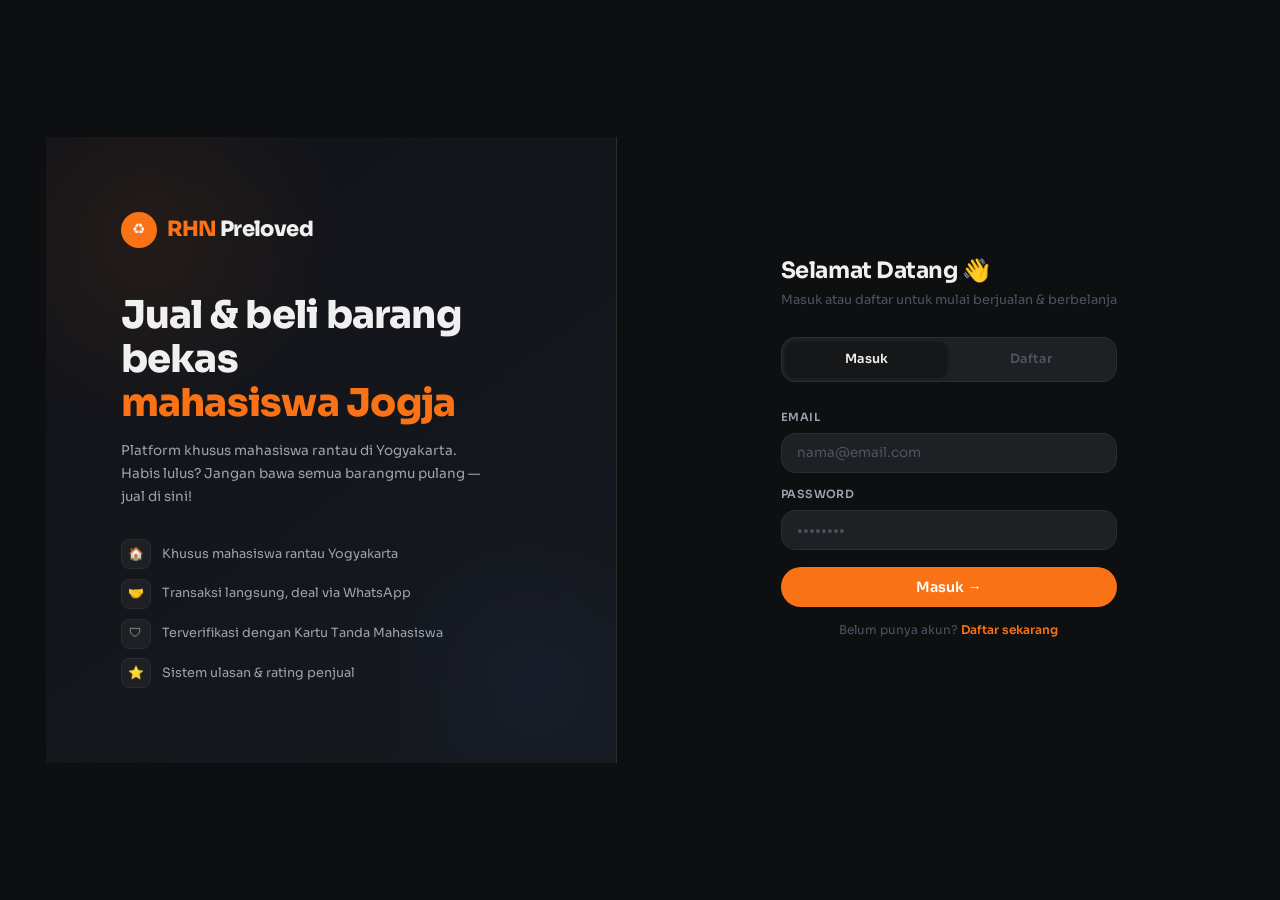
<file: index.html>
<!DOCTYPE html>
<html lang="id">
<head>
  <meta charset="UTF-8" />
  <meta name="viewport" content="width=device-width, initial-scale=1.0" />
  <title>RHN Preloved — Login</title>
  <link rel="stylesheet" href="styles.css" />
  <style>
    .login-page {
      min-height: 100vh;
      display: grid;
      grid-template-columns: 1fr 1fr;
      background: var(--bg);
    }
    .login-left {
      background: linear-gradient(145deg, #111318 0%, #16191f 100%);
      display: flex;
      flex-direction: column;
      justify-content: center;
      padding: clamp(2rem,6vw,5rem);
      border-right: 1px solid var(--border);
      position: relative;
      overflow: hidden;
    }
    .login-left::before {
      content: '';
      position: absolute;
      top: -100px; left: -100px;
      width: 400px; height: 400px;
      border-radius: 50%;
      background: radial-gradient(circle, rgba(249,115,22,.08) 0%, transparent 70%);
    }
    .login-left::after {
      content: '';
      position: absolute;
      bottom: -60px; right: -60px;
      width: 300px; height: 300px;
      border-radius: 50%;
      background: radial-gradient(circle, rgba(59,130,246,.05) 0%, transparent 70%);
    }
    .login-left-inner { position: relative; z-index: 1; max-width: 420px; }
    .brand-lockup { display: flex; align-items: center; gap: .65rem; margin-bottom: 3rem; }
    .brand-dot {
      width: 36px; height: 36px; border-radius: 50%;
      background: var(--accent); display: grid; place-items: center;
      font-size: 1rem;
    }
    .brand-name { font-size: 1.4rem; font-weight: 800; letter-spacing: -.03em; }
    .brand-name span { color: var(--accent); }
    .left-headline { font-size: clamp(2rem,3vw,2.6rem); font-weight: 800; line-height: 1.15; margin-bottom: 1rem; }
    .left-headline em { color: var(--accent); font-style: normal; }
    .left-sub { font-size: .9rem; color: var(--ink-mid); line-height: 1.7; margin-bottom: 2rem; max-width: 36ch; }
    .feature-list { display: flex; flex-direction: column; gap: .65rem; }
    .feature-item {
      display: flex; align-items: center; gap: .75rem;
      font-size: .85rem; color: var(--ink-mid);
    }
    .feature-icon {
      width: 30px; height: 30px; border-radius: var(--r-sm);
      background: var(--bg-input); border: 1px solid var(--border);
      display: grid; place-items: center; font-size: .85rem; flex-shrink: 0;
    }

    .login-right {
      display: flex; flex-direction: column;
      justify-content: center; align-items: center;
      padding: clamp(1.5rem,4vw,3rem);
    }
    .login-form-wrap { width: 100%; max-width: 400px; }
    .form-title { font-size: 1.5rem; margin-bottom: .4rem; }
    .form-subtitle { font-size: .85rem; color: var(--ink-faint); margin-bottom: 1.75rem; }

    .auth-tabs {
      display: grid; grid-template-columns: 1fr 1fr;
      background: var(--bg-input); border-radius: var(--r-md);
      border: 1px solid var(--border); padding: .3rem; gap: .25rem;
      margin-bottom: 1.75rem;
    }
    .auth-tab {
      padding: .6rem; border-radius: var(--r-sm);
      font-size: .85rem; font-weight: 600; color: var(--ink-faint);
      background: none; border: none; cursor: pointer; transition: all var(--t);
      font-family: 'Sora', sans-serif;
    }
    .auth-tab.active {
      background: var(--bg-card); color: var(--ink);
      box-shadow: var(--shadow-sm);
    }

    .auth-form { display: flex; flex-direction: column; gap: .85rem; }
    .auth-form.hidden { display: none; }

    .ktm-area {
      border: 2px dashed var(--border-hi); border-radius: var(--r-md);
      padding: 1.5rem 1rem; text-align: center;
      cursor: pointer; transition: all var(--t); background: var(--bg-input);
      position: relative; overflow: hidden;
    }
    .ktm-area:hover { border-color: var(--accent); background: var(--accent-lo); }
    .ktm-area input { position: absolute; inset: 0; opacity: 0; cursor: pointer; width: 100%; }
    .ktm-icon { font-size: 1.75rem; margin-bottom: .5rem; }
    .ktm-area p { font-size: .8rem; color: var(--ink-faint); }
    .ktm-area .ktm-name { font-size: .82rem; color: var(--accent); margin-top: .4rem; font-weight: 600; }

    #auth-message { margin-top: .25rem; }

    @media (max-width: 768px) {
      .login-page { grid-template-columns: 1fr; }
      .login-left { display: none; }
      .login-right { min-height: 100vh; }
    }
  </style>
</head>
<body>

<div class="login-page">
  <!-- Left branding panel -->
  <div class="login-left">
    <div class="login-left-inner">
      <div class="brand-lockup">
        <div class="brand-dot">♻</div>
        <div class="brand-name"><span>RHN</span> Preloved</div>
      </div>

      <h1 class="left-headline">
        Jual & beli barang bekas<br><em>mahasiswa Jogja</em>
      </h1>
      <p class="left-sub">
        Platform khusus mahasiswa rantau di Yogyakarta. Habis lulus? Jangan bawa semua barangmu pulang — jual di sini!
      </p>

      <div class="feature-list">
        <div class="feature-item">
          <div class="feature-icon">🏠</div>
          <span>Khusus mahasiswa rantau Yogyakarta</span>
        </div>
        <div class="feature-item">
          <div class="feature-icon">🤝</div>
          <span>Transaksi langsung, deal via WhatsApp</span>
        </div>
        <div class="feature-item">
          <div class="feature-icon">🛡</div>
          <span>Terverifikasi dengan Kartu Tanda Mahasiswa</span>
        </div>
        <div class="feature-item">
          <div class="feature-icon">⭐</div>
          <span>Sistem ulasan & rating penjual</span>
        </div>
      </div>
    </div>
  </div>

  <!-- Right form panel -->
  <div class="login-right">
    <div class="login-form-wrap">
      <h2 class="form-title">Selamat Datang 👋</h2>
      <p class="form-subtitle">Masuk atau daftar untuk mulai berjualan & berbelanja</p>

      <div class="auth-tabs">
        <button class="auth-tab active" id="tab-login">Masuk</button>
        <button class="auth-tab" id="tab-register">Daftar</button>
      </div>

      <!-- LOGIN FORM -->
      <form class="auth-form" id="login-form">
        <div class="form-group">
          <label class="form-label">Email</label>
          <input type="email" id="login-email" placeholder="nama@email.com" required />
        </div>
        <div class="form-group">
          <label class="form-label">Password</label>
          <input type="password" id="login-password" placeholder="••••••••" required />
        </div>
        <button type="submit" class="btn-primary btn-full btn-lg" style="margin-top:.25rem">
          Masuk →
        </button>
        <p style="text-align:center;font-size:.8rem;color:var(--ink-faint)">
          Belum punya akun? <button type="button" id="go-register" style="background:none;border:none;color:var(--accent);font-weight:600;cursor:pointer;font-family:inherit;font-size:.8rem">Daftar sekarang</button>
        </p>
      </form>

      <!-- REGISTER FORM -->
      <form class="auth-form hidden" id="register-form">
        <div class="form-group">
          <label class="form-label">Nama Lengkap</label>
          <input type="text" id="reg-name" placeholder="Nama sesuai KTM" required />
        </div>
        <div class="form-group">
          <label class="form-label">Username</label>
          <input type="text" id="reg-username" placeholder="@username" required />
        </div>
        <div class="form-group">
          <label class="form-label">Email</label>
          <input type="email" id="reg-email" placeholder="nama@email.com" required />
        </div>
        <div class="form-group">
          <label class="form-label">Nomor WhatsApp</label>
          <input type="tel" id="reg-phone" placeholder="08xxxxxxxxxx" required />
        </div>
        <div class="form-group">
          <label class="form-label">Password</label>
          <input type="password" id="reg-password" placeholder="Min. 6 karakter" required />
        </div>

        <!-- KTM Upload -->
        <div class="form-group">
          <label class="form-label">Upload KTM (Kartu Tanda Mahasiswa) *</label>
          <div class="ktm-area" id="ktm-area">
            <input type="file" id="reg-ktm" accept="image/*" required />
            <div class="ktm-icon">🪪</div>
            <p>Klik untuk upload foto KTM kamu</p>
            <p>JPG / PNG, maks. 5MB</p>
            <div class="ktm-name" id="ktm-name"></div>
          </div>
        </div>

        <button type="submit" class="btn-primary btn-full btn-lg" style="margin-top:.25rem">
          Buat Akun →
        </button>
        <p style="text-align:center;font-size:.8rem;color:var(--ink-faint)">
          Sudah punya akun? <button type="button" id="go-login" style="background:none;border:none;color:var(--accent);font-weight:600;cursor:pointer;font-family:inherit;font-size:.8rem">Masuk</button>
        </p>
      </form>

      <div id="auth-message"></div>
    </div>
  </div>
</div>

<script src="app.js"></script>
<script>
  // Check if already logged in
  const u = localStorage.getItem('rhn_current_user');
  if (u) window.location.href = 'home.html';

  // Tab switching
  const tabLogin    = document.getElementById('tab-login');
  const tabRegister = document.getElementById('tab-register');
  const loginForm   = document.getElementById('login-form');
  const regForm     = document.getElementById('register-form');

  function showLogin() {
    tabLogin.classList.add('active'); tabRegister.classList.remove('active');
    loginForm.classList.remove('hidden'); regForm.classList.add('hidden');
  }
  function showRegister() {
    tabRegister.classList.add('active'); tabLogin.classList.remove('active');
    regForm.classList.remove('hidden'); loginForm.classList.add('hidden');
  }

  tabLogin.addEventListener('click', showLogin);
  tabRegister.addEventListener('click', showRegister);
  document.getElementById('go-register').addEventListener('click', showRegister);
  document.getElementById('go-login').addEventListener('click', showLogin);

  // KTM file name display
  document.getElementById('reg-ktm').addEventListener('change', function() {
    const n = document.getElementById('ktm-name');
    n.textContent = this.files[0]?.name || '';
  });
</script>
</body>
</html>
</file>
<file: styles.css>
@import url('https://fonts.googleapis.com/css2?family=Sora:wght@300;400;500;600;700;800&family=Lora:ital,wght@0,500;0,600;1,500&display=swap');

/* ═══════════════════════════════════
   TOKENS
═══════════════════════════════════ */
:root {
  --bg:        #0e0f11;
  --bg-card:   #161719;
  --bg-input:  #1e2024;
  --bg-hover:  #22252a;
  --border:    #2a2d35;
  --border-hi: #3d424f;

  --ink:       #f0f0f0;
  --ink-mid:   #9ca3af;
  --ink-faint: #4b5563;

  --accent:    #f97316;
  --accent-lo: rgba(249,115,22,.12);
  --accent-md: rgba(249,115,22,.25);
  --accent-hi: rgba(249,115,22,.45);

  --green:     #22c55e;
  --green-lo:  rgba(34,197,94,.12);
  --red:       #ef4444;
  --red-lo:    rgba(239,68,68,.12);
  --blue:      #3b82f6;
  --blue-lo:   rgba(59,130,246,.12);
  --yellow:    #eab308;
  --yellow-lo: rgba(234,179,8,.12);

  --r-sm: 8px;
  --r-md: 14px;
  --r-lg: 20px;
  --r-xl: 28px;
  --r-full: 9999px;

  --ease: cubic-bezier(.25,.8,.25,1);
  --spring: cubic-bezier(.34,1.56,.64,1);
  --t: .18s;
  --t-slow: .32s;

  --shadow-sm:  0 1px 3px rgba(0,0,0,.4), 0 1px 2px rgba(0,0,0,.3);
  --shadow-md:  0 4px 16px rgba(0,0,0,.5), 0 2px 6px rgba(0,0,0,.3);
  --shadow-lg:  0 12px 40px rgba(0,0,0,.6), 0 4px 12px rgba(0,0,0,.4);
  --shadow-glow: 0 0 24px rgba(249,115,22,.2), 0 4px 16px rgba(0,0,0,.5);
}

/* ═══════════════════════════════════
   RESET
═══════════════════════════════════ */
*, *::before, *::after { box-sizing: border-box; margin: 0; padding: 0; }
html { scroll-behavior: smooth; font-size: 15px; }
body {
  font-family: 'Sora', system-ui, sans-serif;
  background: var(--bg);
  color: var(--ink);
  line-height: 1.65;
  -webkit-font-smoothing: antialiased;
  min-height: 100vh;
}
img { display: block; max-width: 100%; }
a { color: inherit; text-decoration: none; }
ul { list-style: none; }
button { font-family: inherit; cursor: pointer; }
input, select, textarea { font-family: inherit; }

/* ═══════════════════════════════════
   TYPOGRAPHY
═══════════════════════════════════ */
h1, h2, h3, h4 { font-family: 'Sora', sans-serif; line-height: 1.2; letter-spacing: -.02em; }
h1 { font-size: clamp(1.8rem,4vw,2.6rem); font-weight: 800; }
h2 { font-size: clamp(1.25rem,3vw,1.65rem); font-weight: 700; }
h3 { font-size: 1.1rem; font-weight: 700; }
h4 { font-size: .95rem; font-weight: 600; }

.eyebrow {
  font-size: .68rem; font-weight: 700;
  letter-spacing: .14em; text-transform: uppercase;
  color: var(--accent);
}
.lead { font-size: 1rem; color: var(--ink-mid); line-height: 1.75; }
.muted { color: var(--ink-mid); font-size: .875rem; }
.faint { color: var(--ink-faint); font-size: .8rem; }
.price-text { font-family: 'Lora', serif; font-weight: 600; color: var(--accent); }

/* ═══════════════════════════════════
   LAYOUT
═══════════════════════════════════ */
.container { max-width: 1200px; margin-inline: auto; padding-inline: clamp(1rem,4vw,2rem); }
.hidden { display: none !important; }
.stack { display: flex; flex-direction: column; gap: .85rem; }
.page-body { padding-block: 2rem 4rem; }

/* ═══════════════════════════════════
   CARD
═══════════════════════════════════ */
.card {
  background: var(--bg-card);
  border: 1px solid var(--border);
  border-radius: var(--r-lg);
  padding: clamp(1.25rem,3vw,1.75rem);
}
.card-sm { padding: 1rem; border-radius: var(--r-md); }

/* ═══════════════════════════════════
   BUTTONS
═══════════════════════════════════ */
.btn-primary, .btn-ghost, .btn-danger, .btn-outline {
  display: inline-flex; align-items: center; justify-content: center; gap: .45rem;
  padding: .6rem 1.35rem; border-radius: var(--r-full);
  font-family: 'Sora', sans-serif; font-size: .85rem; font-weight: 600;
  border: none; cursor: pointer; transition: all var(--t) var(--ease);
  white-space: nowrap; letter-spacing: .01em;
}
.btn-primary {
  background: var(--accent); color: #fff;
}
.btn-primary:hover { background: #ea6c0e; box-shadow: var(--shadow-glow); transform: translateY(-1px); }
.btn-primary:active { transform: translateY(0); box-shadow: none; }

.btn-outline {
  background: transparent; color: var(--accent);
  border: 1.5px solid var(--accent);
}
.btn-outline:hover { background: var(--accent-lo); }

.btn-ghost {
  background: var(--bg-input); color: var(--ink-mid);
  border: 1.5px solid var(--border);
}
.btn-ghost:hover { background: var(--bg-hover); color: var(--ink); border-color: var(--border-hi); }

.btn-danger {
  background: var(--red-lo); color: var(--red);
  border: 1.5px solid rgba(239,68,68,.25);
}
.btn-danger:hover { background: rgba(239,68,68,.2); }

.btn-sm { font-size: .78rem; padding: .4rem .9rem; }
.btn-lg { font-size: .95rem; padding: .75rem 1.75rem; }
.btn-full { width: 100%; }
.btn-icon { padding: .55rem; border-radius: var(--r-md); }

/* ═══════════════════════════════════
   FORM CONTROLS
═══════════════════════════════════ */
.form-group { display: flex; flex-direction: column; gap: .4rem; }
.form-label { font-size: .75rem; font-weight: 600; color: var(--ink-mid); letter-spacing: .04em; text-transform: uppercase; }
.form-hint { font-size: .75rem; color: var(--ink-faint); margin-top: .2rem; }

input[type="text"], input[type="email"], input[type="password"],
input[type="number"], input[type="search"], input[type="tel"],
select, textarea {
  width: 100%; padding: .7rem 1rem;
  border: 1.5px solid var(--border); border-radius: var(--r-md);
  font-size: .9rem; color: var(--ink); background: var(--bg-input);
  outline: none; transition: border-color var(--t), box-shadow var(--t), background var(--t);
  -webkit-appearance: none;
}
input:focus, select:focus, textarea:focus {
  border-color: var(--accent); background: #1a1c20;
  box-shadow: 0 0 0 3px var(--accent-lo);
}
input::placeholder, textarea::placeholder { color: var(--ink-faint); }
textarea { resize: vertical; min-height: 90px; }
select { cursor: pointer; }
select option { background: var(--bg-card); }

input[type="file"] {
  padding: .6rem .85rem; cursor: pointer; font-size: .85rem;
  color: var(--ink-mid); border-style: dashed; border-color: var(--border-hi);
}
input[type="file"]:hover { border-color: var(--accent); background: var(--accent-lo); }

.checkbox-row {
  display: flex; align-items: center; gap: .6rem;
  font-size: .88rem; cursor: pointer;
  padding: .4rem .6rem; border-radius: var(--r-sm);
  transition: background var(--t);
}
.checkbox-row:hover { background: var(--bg-input); }
.checkbox-row input[type="checkbox"] {
  width: 17px; height: 17px; accent-color: var(--accent); flex-shrink: 0;
}

/* ═══════════════════════════════════
   TOAST
═══════════════════════════════════ */
#toast-container {
  position: fixed; bottom: 1.5rem; right: 1.5rem;
  z-index: 9999; display: flex; flex-direction: column; gap: .5rem;
  pointer-events: none;
}
.toast {
  background: var(--bg-card); color: var(--ink);
  padding: .75rem 1.25rem; border-radius: var(--r-md);
  font-size: .85rem; font-weight: 500;
  border: 1px solid var(--border);
  box-shadow: var(--shadow-lg);
  animation: toastIn .3s var(--spring) forwards;
  pointer-events: auto; max-width: 320px;
}
.toast.success { border-left: 3px solid var(--green); }
.toast.error   { border-left: 3px solid var(--red); }
.toast.info    { border-left: 3px solid var(--accent); }
.toast.out     { animation: toastOut .25s var(--ease) forwards; }

@keyframes toastIn  { from { opacity:0; transform:translateY(12px) scale(.95); } to { opacity:1; transform:none; } }
@keyframes toastOut { from { opacity:1; } to { opacity:0; transform:translateY(-6px); } }

/* ═══════════════════════════════════
   NAVBAR
═══════════════════════════════════ */
.nav-wrap {
  position: sticky; top: 0; z-index: 500;
  background: rgba(14,15,17,.88);
  backdrop-filter: blur(16px); -webkit-backdrop-filter: blur(16px);
  border-bottom: 1px solid var(--border);
}
.nav {
  display: flex; align-items: center;
  justify-content: space-between; height: 60px; gap: 1rem;
}
.brand {
  font-size: 1.1rem; font-weight: 800; color: var(--ink);
  display: flex; align-items: center; gap: .45rem; flex-shrink: 0;
}
.brand-badge {
  background: var(--accent); color: #fff;
  font-size: .6rem; font-weight: 800; letter-spacing: .06em;
  padding: .15rem .4rem; border-radius: 4px; text-transform: uppercase;
}

.nav-center { display: flex; align-items: center; gap: .15rem; }
.nav-link {
  padding: .4rem .85rem; border-radius: var(--r-full);
  font-size: .83rem; font-weight: 500; color: var(--ink-mid);
  transition: all var(--t);
}
.nav-link:hover { background: var(--bg-input); color: var(--ink); }
.nav-link.active { background: var(--accent-lo); color: var(--accent); }

.nav-right { display: flex; align-items: center; gap: .65rem; flex-shrink: 0; }

.cart-btn {
  position: relative; padding: .45rem .85rem;
  border-radius: var(--r-full);
  background: var(--bg-input); border: 1.5px solid var(--border);
  color: var(--ink-mid); font-size: .83rem; font-weight: 600;
  display: flex; align-items: center; gap: .4rem; transition: all var(--t);
}
.cart-btn:hover { background: var(--bg-hover); color: var(--ink); border-color: var(--border-hi); }
.cart-badge {
  background: var(--accent); color: #fff;
  font-size: .65rem; font-weight: 700;
  padding: .08rem .38rem; border-radius: var(--r-full);
  min-width: 18px; text-align: center;
}
.cart-badge:empty, .cart-badge[data-count="0"] { display: none; }

.user-chip {
  display: flex; align-items: center; gap: .45rem;
  padding: .35rem .75rem; border-radius: var(--r-full);
  background: var(--bg-input); border: 1.5px solid var(--border);
  font-size: .8rem; font-weight: 600; color: var(--ink-mid);
  cursor: pointer; transition: all var(--t);
}
.user-chip:hover { border-color: var(--border-hi); color: var(--ink); }

.hamburger { display: none; flex-direction: column; gap: 5px; padding: .5rem; background: none; border: none; cursor: pointer; }
.hamburger span { display: block; width: 22px; height: 2px; background: var(--ink-mid); border-radius: 2px; transition: all var(--t); }
.mobile-menu { display: none; flex-direction: column; gap: .2rem; padding: .85rem 1rem; border-top: 1px solid var(--border); background: var(--bg); }
.mobile-menu.open { display: flex; }
.mobile-menu .nav-link { border-radius: var(--r-md); }

/* ═══════════════════════════════════
   PAGE HERO
═══════════════════════════════════ */
.page-hero {
  background: linear-gradient(135deg, #111318 0%, #16191f 100%);
  padding: 2rem 0 1.75rem;
  border-bottom: 1px solid var(--border);
  position: relative; overflow: hidden;
}
.page-hero::before {
  content: '';
  position: absolute; top: 0; left: 0; right: 0; height: 2px;
  background: linear-gradient(90deg, transparent, var(--accent), transparent);
}
.page-hero .eyebrow { margin-bottom: .35rem; }
.page-hero h1 { font-size: clamp(1.4rem,3vw,2rem); margin-bottom: .5rem; }
.page-hero p  { color: var(--ink-mid); max-width: 50ch; font-size: .92rem; }
.page-hero-inner { display: flex; align-items: flex-start; justify-content: space-between; gap: 1.5rem; flex-wrap: wrap; }

/* ═══════════════════════════════════
   CHIPS / BADGES
═══════════════════════════════════ */
.chip {
  display: inline-flex; align-items: center; gap: .3rem;
  padding: .25rem .75rem; border-radius: var(--r-full);
  font-size: .75rem; font-weight: 600;
  background: var(--bg-input); color: var(--ink-mid);
  border: 1px solid var(--border);
}
.chip-row { display: flex; gap: .4rem; flex-wrap: wrap; align-self: flex-start; }

.badge {
  display: inline-flex; align-items: center;
  padding: .2rem .6rem; border-radius: var(--r-full);
  font-size: .7rem; font-weight: 700; letter-spacing: .04em;
}
.badge-cat   { background: var(--blue-lo);   color: var(--blue);   border: 1px solid rgba(59,130,246,.2); }
.badge-cond  { background: var(--green-lo);  color: var(--green);  border: 1px solid rgba(34,197,94,.2); }
.badge-price { background: var(--accent-lo); color: var(--accent); border: 1px solid rgba(249,115,22,.2); }
.badge-neg   { background: var(--yellow-lo); color: var(--yellow); border: 1px solid rgba(234,179,8,.2); }

/* ═══════════════════════════════════
   LOGIN PAGE
═══════════════════════════════════ */
.login-page {
  min-height: 100vh; display: grid; place-items: center;
  background: var(--bg);
  background-image: radial-gradient(ellipse at 20% 50%, rgba(249,115,22,.06) 0%, transparent 60%),
                    radial-gradient(ellipse at 80% 20%, rgba(59,130,246,.04) 0%, transparent 50%);
  padding: 1.5rem;
}
.login-wrap {
  width: 100%; max-width: 420px;
  display: flex; flex-direction: column; gap: 0;
}
.login-brand {
  text-align: center; margin-bottom: 2rem;
}
.login-brand h1 { font-size: 1.75rem; letter-spacing: -.03em; }
.login-brand .tagline { font-size: .82rem; color: var(--ink-faint); margin-top: .35rem; }

.login-tabs {
  display: grid; grid-template-columns: 1fr 1fr;
  background: var(--bg-input); border-radius: var(--r-lg) var(--r-lg) 0 0;
  border: 1px solid var(--border); border-bottom: none;
  padding: .35rem; gap: .25rem;
}
.tab-btn {
  padding: .65rem; border-radius: var(--r-md);
  font-size: .85rem; font-weight: 600; color: var(--ink-faint);
  background: none; border: none; cursor: pointer;
  transition: all var(--t);
}
.tab-btn.active {
  background: var(--bg-card); color: var(--ink);
  box-shadow: var(--shadow-sm);
}

.login-card {
  background: var(--bg-card); border: 1px solid var(--border);
  border-radius: 0 0 var(--r-lg) var(--r-lg);
  padding: 1.75rem; display: flex; flex-direction: column; gap: 1rem;
}
.login-card .tab-panel { display: flex; flex-direction: column; gap: 1rem; }
.login-card .tab-panel.hidden { display: none; }

.divider { height: 1px; background: var(--border); margin: .25rem 0; }

.ktm-upload-area {
  border: 2px dashed var(--border-hi); border-radius: var(--r-md);
  padding: 1.25rem; text-align: center;
  cursor: pointer; transition: all var(--t);
  background: var(--bg-input);
}
.ktm-upload-area:hover { border-color: var(--accent); background: var(--accent-lo); }
.ktm-upload-area p { font-size: .82rem; color: var(--ink-faint); margin-top: .4rem; }

.auth-message {
  font-size: .83rem; padding: .65rem 1rem;
  border-radius: var(--r-md); text-align: center;
}
.auth-message.success { background: var(--green-lo); color: var(--green); border: 1px solid rgba(34,197,94,.2); }
.auth-message.error   { background: var(--red-lo);   color: var(--red);   border: 1px solid rgba(239,68,68,.2); }

/* ═══════════════════════════════════
   DASHBOARD / BUYER
═══════════════════════════════════ */
.filters-bar {
  background: var(--bg-card); border: 1px solid var(--border);
  border-radius: var(--r-lg); padding: 1.25rem 1.5rem;
}
.filter-grid {
  display: grid; grid-template-columns: 2fr 1fr 1fr 1fr;
  gap: .75rem; margin-top: .85rem; align-items: end;
}
.filter-footer {
  display: flex; justify-content: space-between; align-items: center;
  margin-top: .75rem; flex-wrap: wrap; gap: .5rem;
}
.results-count { font-size: .82rem; color: var(--ink-faint); }
.reset-btn {
  background: none; border: none; color: var(--accent);
  font-size: .82rem; font-weight: 600; cursor: pointer;
  font-family: inherit; transition: opacity var(--t);
}
.reset-btn:hover { opacity: .75; }

/* ═══════════════════════════════════
   PRODUCT GRID & CARDS
═══════════════════════════════════ */
.section-row {
  display: flex; align-items: center; justify-content: space-between;
  margin-bottom: 1.25rem; gap: .5rem; flex-wrap: wrap;
}
.product-grid {
  display: grid;
  grid-template-columns: repeat(auto-fill, minmax(240px,1fr));
  gap: 1.1rem;
}
.product-card {
  background: var(--bg-card); border: 1px solid var(--border);
  border-radius: var(--r-lg); overflow: hidden;
  display: flex; flex-direction: column;
  transition: box-shadow var(--t-slow), transform var(--t-slow), border-color var(--t-slow);
  animation: fadeUp .4s var(--ease) both;
  cursor: pointer;
}
.product-card:hover { box-shadow: var(--shadow-lg); transform: translateY(-4px); border-color: var(--border-hi); }

.thumb-wrap { position: relative; overflow: hidden; }
.product-thumb { width:100%; height:190px; object-fit:cover; transition: transform .4s var(--ease); }
.product-card:hover .product-thumb { transform: scale(1.06); }

.thumb-badge {
  position: absolute; top: .65rem; left: .65rem;
  display: flex; gap: .3rem;
}
.sold-overlay {
  position: absolute; inset: 0; background: rgba(0,0,0,.65);
  display: grid; place-items: center; font-weight: 800;
  font-size: 1.1rem; color: var(--red); letter-spacing: .06em;
  backdrop-filter: blur(2px);
}

.product-body { padding: 1rem; display: flex; flex-direction: column; gap: .5rem; flex: 1; }
.product-name { font-size: .95rem; font-weight: 700; line-height: 1.35; }
.product-price { font-family: 'Lora', serif; font-size: 1.15rem; font-weight: 600; color: var(--accent); }
.product-seller { font-size: .78rem; color: var(--ink-faint); }
.product-footer { display: grid; grid-template-columns: 1fr auto; gap: .4rem; margin-top: auto; padding-top: .35rem; }
.product-footer .btn-primary, .product-footer .btn-ghost { font-size: .78rem; padding: .45rem .8rem; }

@keyframes fadeUp { from { opacity:0; transform:translateY(14px); } to { opacity:1; transform:none; } }

.empty-state {
  text-align: center; padding: 3.5rem 1rem; color: var(--ink-faint);
  grid-column: 1/-1;
}
.empty-icon { font-size: 2.5rem; margin-bottom: .85rem; }
.empty-state h3 { color: var(--ink-mid); margin-bottom: .4rem; }

/* ═══════════════════════════════════
   PRODUCT DETAIL
═══════════════════════════════════ */
.detail-layout {
  display: grid; grid-template-columns: 1fr 400px;
  gap: 2rem; align-items: start;
}
.gallery-main {
  border-radius: var(--r-lg); overflow: hidden;
  border: 1px solid var(--border); aspect-ratio: 4/3; background: var(--bg-input);
}
.gallery-main img { width:100%; height:100%; object-fit:cover; }
.gallery-thumbs { display: flex; gap: .5rem; margin-top: .6rem; flex-wrap: wrap; }
.gallery-thumbs img {
  width: 68px; height: 68px; object-fit: cover;
  border-radius: var(--r-sm); border: 2px solid var(--border);
  cursor: pointer; transition: border-color var(--t);
}
.gallery-thumbs img.active, .gallery-thumbs img:hover { border-color: var(--accent); }

.detail-info { display: flex; flex-direction: column; gap: 1.1rem; }
.detail-price { font-family: 'Lora', serif; font-size: 1.9rem; font-weight: 600; color: var(--accent); }
.detail-tags { display: flex; gap: .5rem; flex-wrap: wrap; }
.detail-tags-label { font-size: .7rem; font-weight: 700; text-transform: uppercase; letter-spacing: .08em; color: var(--ink-faint); margin-bottom: .35rem; }

.detail-section { border-top: 1px solid var(--border); padding-top: 1rem; }
.detail-section h4 { font-size: .7rem; font-weight: 700; letter-spacing: .1em; text-transform: uppercase; color: var(--ink-faint); margin-bottom: .65rem; font-family: 'Sora', sans-serif; }

.pros-cons { display: grid; grid-template-columns: 1fr 1fr; gap: .6rem; }
.pros-box, .cons-box {
  padding: .85rem; border-radius: var(--r-md); font-size: .85rem; line-height: 1.55;
}
.pros-box { background: var(--green-lo); border: 1px solid rgba(34,197,94,.15); color: #86efac; }
.cons-box { background: var(--red-lo);   border: 1px solid rgba(239,68,68,.15);  color: #fca5a5; }
.pros-box strong, .cons-box strong { font-size: .7rem; display: block; margin-bottom: .3rem; opacity: .7; text-transform: uppercase; letter-spacing: .06em; }

.payment-chips { display: flex; gap: .4rem; flex-wrap: wrap; }
.payment-chip {
  padding: .3rem .7rem; border-radius: var(--r-full);
  font-size: .78rem; font-weight: 600;
  background: var(--bg-input); color: var(--ink-mid);
  border: 1px solid var(--border);
}

.seller-card {
  background: var(--bg-input); border: 1px solid var(--border);
  border-radius: var(--r-lg); padding: 1.1rem;
}
.seller-row { display: flex; align-items: center; gap: .75rem; margin-bottom: .85rem; }
.seller-avatar {
  width: 42px; height: 42px; border-radius: 50%;
  background: var(--accent); color: #fff;
  font-size: 1rem; font-weight: 800;
  display: grid; place-items: center; flex-shrink: 0;
}
.seller-name { font-weight: 700; font-size: .92rem; }
.seller-sub  { font-size: .75rem; color: var(--ink-faint); }
.seller-contacts { display: flex; flex-direction: column; gap: .35rem; font-size: .85rem; color: var(--ink-mid); }
.contact-row { display: flex; align-items: center; gap: .4rem; }

/* ═══════════════════════════════════
   CART
═══════════════════════════════════ */
.cart-layout { display: grid; grid-template-columns: 1fr 340px; gap: 1.75rem; align-items: start; }
.cart-item-card {
  background: var(--bg-card); border: 1px solid var(--border); border-radius: var(--r-lg);
  padding: 1.1rem; display: grid; grid-template-columns: 76px 1fr auto;
  gap: 1rem; align-items: start; margin-bottom: .75rem;
  transition: border-color var(--t);
}
.cart-item-card:hover { border-color: var(--border-hi); }
.cart-thumb {
  width: 76px; height: 76px; object-fit: cover;
  border-radius: var(--r-md); border: 1px solid var(--border);
}
.cart-item-name  { font-weight: 700; font-size: .92rem; margin-bottom: .25rem; }
.cart-item-meta  { font-size: .78rem; color: var(--ink-faint); }
.cart-item-price { font-family: 'Lora', serif; font-size: 1.05rem; font-weight: 600; color: var(--accent); margin-top: .3rem; }

.order-summary {
  background: var(--bg-card); border: 1px solid var(--border);
  border-radius: var(--r-lg); padding: 1.5rem;
  position: sticky; top: 76px;
}
.order-summary h2 { font-size: 1.05rem; margin-bottom: 1.1rem; }
.summary-line {
  display: flex; justify-content: space-between; align-items: center;
  padding: .55rem 0; font-size: .88rem;
  border-bottom: 1px solid var(--border); color: var(--ink-mid);
}
.summary-line span:last-child { color: var(--ink); }
.summary-total {
  display: flex; justify-content: space-between; align-items: center;
  padding: .85rem 0; font-weight: 700; font-size: .95rem;
  border-top: 1px solid var(--border); margin-top: .25rem;
}
.summary-total .price { font-family: 'Lora', serif; font-size: 1.2rem; color: var(--accent); }

.checkout-section { margin-top: 1.1rem; display: flex; flex-direction: column; gap: .75rem; }
.checkout-message {
  border-radius: var(--r-md); padding: .8rem 1rem;
  font-size: .85rem; font-weight: 500; text-align: center;
}
.checkout-message.success { background: var(--green-lo); color: var(--green); border: 1px solid rgba(34,197,94,.2); }
.checkout-message.error   { background: var(--red-lo);   color: var(--red);   border: 1px solid rgba(239,68,68,.2); }

/* ═══════════════════════════════════
   SELLER DASHBOARD
═══════════════════════════════════ */
.dash-stats {
  display: grid; grid-template-columns: repeat(auto-fit, minmax(160px,1fr)); gap: 1rem;
  margin-bottom: 1.5rem;
}
.stat-card {
  background: var(--bg-card); border: 1px solid var(--border);
  border-radius: var(--r-lg); padding: 1.25rem;
}
.stat-card .stat-value { font-family: 'Lora', serif; font-size: 1.8rem; font-weight: 600; color: var(--accent); }
.stat-card .stat-label { font-size: .78rem; color: var(--ink-faint); margin-top: .25rem; }

.product-table { width: 100%; border-collapse: collapse; }
.product-table th {
  text-align: left; font-size: .7rem; font-weight: 700;
  text-transform: uppercase; letter-spacing: .08em; color: var(--ink-faint);
  padding: .65rem 1rem; border-bottom: 1px solid var(--border);
}
.product-table td {
  padding: .85rem 1rem; border-bottom: 1px solid var(--border);
  font-size: .88rem; vertical-align: middle;
}
.product-table tr:last-child td { border-bottom: none; }
.product-table tr:hover td { background: var(--bg-input); }
.table-thumb { width: 44px; height: 44px; object-fit: cover; border-radius: var(--r-sm); border: 1px solid var(--border); }

/* ═══════════════════════════════════
   MODAL
═══════════════════════════════════ */
.modal-overlay {
  position: fixed; inset: 0; background: rgba(0,0,0,.75);
  backdrop-filter: blur(4px); z-index: 800;
  display: none; align-items: center; justify-content: center;
  padding: 1rem; overflow-y: auto;
}
.modal-overlay.open { display: flex; }
.modal {
  background: var(--bg-card); border: 1px solid var(--border);
  border-radius: var(--r-xl); width: 100%; max-width: 620px;
  max-height: 90vh; overflow-y: auto;
  animation: modalIn .3s var(--spring);
  scrollbar-width: thin; scrollbar-color: var(--border) transparent;
  position: relative;
}
.modal::-webkit-scrollbar { width: 5px; }
.modal::-webkit-scrollbar-track { background: transparent; }
.modal::-webkit-scrollbar-thumb { background: var(--border); border-radius: 10px; }
.modal-header {
  padding: 1.5rem 1.75rem 1rem; position: sticky; top: 0;
  background: var(--bg-card); z-index: 1;
  border-bottom: 1px solid var(--border);
  display: flex; align-items: center; justify-content: space-between;
}
.modal-header h2 { font-size: 1.1rem; }
.modal-close {
  width: 32px; height: 32px; border-radius: var(--r-md);
  background: var(--bg-input); border: 1px solid var(--border);
  color: var(--ink-mid); font-size: 1rem;
  display: grid; place-items: center; cursor: pointer;
  transition: all var(--t);
}
.modal-close:hover { background: var(--bg-hover); color: var(--ink); }
.modal-body { padding: 1.5rem 1.75rem; display: flex; flex-direction: column; gap: 1rem; }
.modal-footer {
  padding: 1rem 1.75rem 1.5rem; border-top: 1px solid var(--border);
  display: flex; gap: .75rem; justify-content: flex-end;
}

@keyframes modalIn { from { opacity:0; transform:scale(.96) translateY(10px); } to { opacity:1; transform:none; } }

.form-row { display: grid; grid-template-columns: 1fr 1fr; gap: .75rem; }
.form-section { border-top: 1px solid var(--border); padding-top: 1rem; margin-top: .25rem; }
.form-section-title {
  font-size: .7rem; font-weight: 700; text-transform: uppercase;
  letter-spacing: .1em; color: var(--ink-faint); margin-bottom: .75rem;
}

/* Preview box */
.preview-grid { display: flex; gap: .5rem; flex-wrap: wrap; margin-top: .5rem; }
.preview-grid img {
  width: 68px; height: 68px; object-fit: cover;
  border-radius: var(--r-sm); border: 1px solid var(--border);
}

/* Fee notice */
.fee-notice {
  background: var(--yellow-lo); border: 1px solid rgba(234,179,8,.2);
  border-radius: var(--r-md); padding: 1rem 1.1rem;
  font-size: .83rem; color: #fde68a; line-height: 1.6;
}
.fee-notice strong { color: var(--yellow); display: block; margin-bottom: .25rem; }

/* ═══════════════════════════════════
   PROFILE / MY ORDERS
═══════════════════════════════════ */
.orders-list { display: flex; flex-direction: column; gap: .75rem; }
.order-card {
  background: var(--bg-card); border: 1px solid var(--border);
  border-radius: var(--r-lg); padding: 1.25rem;
}
.order-header { display: flex; justify-content: space-between; align-items: flex-start; margin-bottom: .85rem; flex-wrap: wrap; gap: .5rem; }
.order-id { font-size: .75rem; font-weight: 700; color: var(--ink-faint); }
.order-status {
  padding: .25rem .7rem; border-radius: var(--r-full);
  font-size: .72rem; font-weight: 700; text-transform: uppercase; letter-spacing: .04em;
}
.order-status.pending   { background: var(--yellow-lo); color: var(--yellow); }
.order-status.accepted  { background: var(--blue-lo);   color: var(--blue); }
.order-status.done      { background: var(--green-lo);  color: var(--green); }
.order-status.rejected  { background: var(--red-lo);    color: var(--red); }
.order-status.cancelled { background: var(--red-lo);    color: var(--red); }
.order-items { font-size: .85rem; color: var(--ink-mid); margin-bottom: .65rem; }
.order-total { font-family: 'Lora', serif; font-weight: 600; color: var(--accent); font-size: 1rem; }

/* Review form */
.review-box {
  background: var(--bg-input); border: 1px solid var(--border);
  border-radius: var(--r-md); padding: 1rem; margin-top: .75rem;
  display: flex; flex-direction: column; gap: .65rem;
}
.star-row { display: flex; gap: .4rem; }
.star-btn {
  background: none; border: none; font-size: 1.3rem;
  cursor: pointer; color: var(--ink-faint); transition: color var(--t);
  padding: 0;
}
.star-btn.active, .star-btn:hover { color: var(--yellow); }

/* Reviews display */
.reviews-section { margin-top: 1.5rem; }
.review-card {
  background: var(--bg-input); border: 1px solid var(--border);
  border-radius: var(--r-md); padding: 1rem; margin-bottom: .65rem;
}
.review-header { display: flex; justify-content: space-between; align-items: center; margin-bottom: .4rem; }
.review-stars { color: var(--yellow); font-size: .85rem; }
.review-author { font-size: .78rem; color: var(--ink-faint); }
.review-text { font-size: .88rem; color: var(--ink-mid); }

/* ═══════════════════════════════════
   SELLER LISTINGS (new card style)
═══════════════════════════════════ */
.listing-item {
  border: 1px solid var(--border);
  border-radius: var(--r-lg);
  margin-bottom: 1rem;
  overflow: hidden;
  transition: border-color var(--t);
}
.listing-item:hover { border-color: var(--border-hi); }

.listing-main {
  display: grid;
  grid-template-columns: 68px 1fr auto;
  gap: 1rem;
  align-items: start;
  padding: 1.1rem 1.25rem;
  background: var(--bg-card);
}
.listing-thumb {
  width: 68px; height: 68px; object-fit: cover;
  border-radius: var(--r-md); border: 1px solid var(--border);
}
.listing-info { min-width: 0; }
.listing-status-col { display: flex; flex-direction: column; align-items: flex-end; flex-shrink: 0; }

.incoming-orders {
  border-top: 1px solid var(--border);
  background: rgba(234,179,8,.04);
  padding: 1rem 1.25rem;
  display: flex; flex-direction: column; gap: .65rem;
}
.incoming-title {
  font-size: .72rem; font-weight: 700; text-transform: uppercase;
  letter-spacing: .08em; color: var(--yellow); margin-bottom: .15rem;
}

.order-row-seller {
  background: var(--bg-card); border: 1px solid var(--border);
  border-radius: var(--r-md); padding: .85rem 1rem;
  display: flex; align-items: center; justify-content: space-between;
  gap: .75rem; flex-wrap: wrap;
}
.order-row-info { display: flex; flex-direction: column; gap: .35rem; flex: 1; }
.order-row-buyer { display: flex; align-items: center; gap: .6rem; }
.buyer-avatar {
  width: 32px; height: 32px; border-radius: 50%;
  background: var(--accent); color: #fff;
  font-size: .78rem; font-weight: 800;
  display: grid; place-items: center; flex-shrink: 0;
}

@keyframes pulse {
  0%, 100% { opacity: 1; }
  50% { opacity: .65; }
}

/* ═══════════════════════════════════
   FOOTER
═══════════════════════════════════ */
.footer {
  background: var(--bg-card); color: var(--ink-faint);
  text-align: center; padding: 1.5rem;
  font-size: .8rem; border-top: 1px solid var(--border);
}
.footer a { color: var(--accent); }
.footer a:hover { color: #fff; }

/* ═══════════════════════════════════
   UTILITY / ANIMATIONS
═══════════════════════════════════ */
.fade-in { animation: fadeIn .4s var(--ease) both; }
@keyframes fadeIn { from { opacity:0; } to { opacity:1; } }
.spin { animation: spin 1s linear infinite; }
@keyframes spin { to { transform:rotate(360deg); } }
.no-scroll { overflow: hidden; }

/* ═══════════════════════════════════
   RESPONSIVE
═══════════════════════════════════ */
@media (max-width: 960px) {
  .detail-layout    { grid-template-columns: 1fr; }
  .cart-layout      { grid-template-columns: 1fr; }
  .order-summary    { position: static; }
  .filter-grid      { grid-template-columns: 1fr 1fr; }
  .nav-center       { display: none; }
  .hamburger        { display: flex; }
  .pros-cons        { grid-template-columns: 1fr; }
}
@media (max-width: 600px) {
  .filter-grid    { grid-template-columns: 1fr; }
  .product-grid   { grid-template-columns: repeat(auto-fill, minmax(160px,1fr)); }
  .cart-item-card { grid-template-columns: 60px 1fr; }
  .form-row       { grid-template-columns: 1fr; }
  .dash-stats     { grid-template-columns: 1fr 1fr; }
}
</file>
